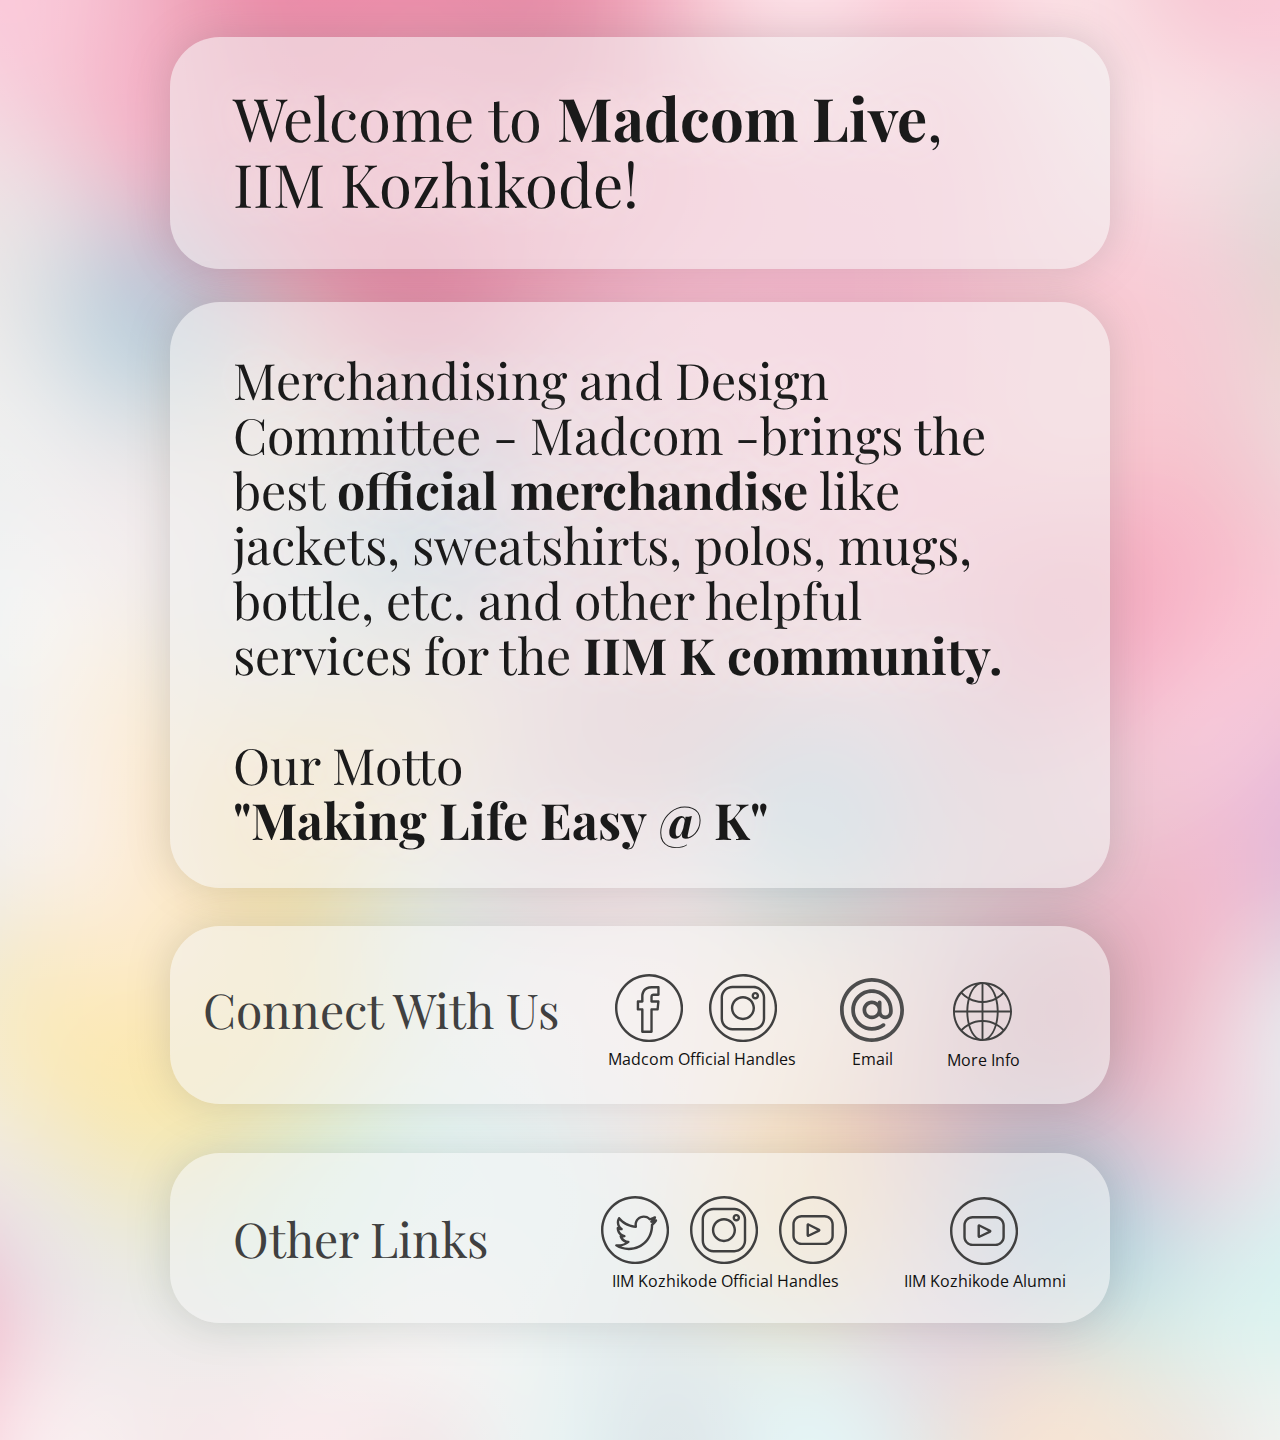
<file: index.html>
<!DOCTYPE html>
<html style="font-size: 16px;">
  <head>
    <meta name="viewport" content="width=device-width, initial-scale=1.0">
    <meta charset="utf-8">
    <meta name="keywords" content="Madcom IIM Kozhikode Indian Institute of management madcom MADCOM Merchandising and Design Committee">
    <meta name="description" content="Madcom IIM Kozhikode Indian Institute of management madcom MADCOM Merchandising and Design Committee">
    <meta name="page_type" content="np-template-header-footer-from-plugin">
    <title>Madcom Live</title>
    <link rel="stylesheet" href="nicepage.css" media="screen">
<link rel="stylesheet" href="Madcom-Live.css" media="screen">
    <script class="u-script" type="text/javascript" src="jquery.js" defer=""></script>
    <script class="u-script" type="text/javascript" src="nicepage.js" defer=""></script>
    <meta name="generator" content="Nicepage 2.23.0, nicepage.com">
    <link rel="canonical" href="Madcom">
    
    
    
    <link id="u-theme-google-font" rel="stylesheet" href="https://fonts.googleapis.com/css?family=Roboto:100,100i,300,300i,400,400i,500,500i,700,700i,900,900i|Open+Sans:300,300i,400,400i,600,600i,700,700i,800,800i">
    <link id="u-page-google-font" rel="stylesheet" href="https://fonts.googleapis.com/css?family=Playfair+Display:400,400i,700,700i,900,900i">
    <script type="application/ld+json">{
		"@context": "http://schema.org",
		"@type": "Organization",
		"name": "Madcom Live",
		"url": "index.html",
		"sameAs": []
}</script>
    <meta property="og:title" content="Madcom Live">
    <meta property="og:type" content="website">
    <meta property="og:description" content="Madcom IIM Kozhikode Indian Institute of management madcom MADCOM Merchandising and Design Committee">
    <meta name="theme-color" content="#478ac9">
    <link rel="canonical" href="Madcom">
    <meta property="og:url" content="index.html">
  </head>
  <body data-home-page="Madcom-Live.html" data-home-page-title="Madcom Live" class="u-body u-palette-2-light-2">
    <section class="u-align-left u-clearfix u-image u-shading u-section-1" id="sec-f15d" data-image-width="1920" data-image-height="1080">
      <div class="u-clearfix u-sheet u-sheet-1">
        <div class="u-border-radius-50 u-container-style u-grey-5 u-group u-opacity u-opacity-60 u-shape-round u-group-1">
          <div class="u-container-layout u-valign-middle-sm u-valign-middle-xs u-container-layout-1">
            <h1 class="u-align-center-sm u-align-center-xs u-custom-font u-font-playfair-display u-text u-text-default u-text-grey-90 u-title u-text-1">Welcome to <b>Madcom Live</b>,<br>IIM Kozhikode!
            </h1>
          </div>
        </div>
        <div class="u-border-radius-50 u-container-style u-grey-5 u-group u-opacity u-opacity-60 u-shape-round u-group-2">
          <div class="u-container-layout u-container-layout-2">
            <h1 class="u-custom-font u-font-playfair-display u-text u-text-grey-90 u-title u-text-2">Merchandising and Design Committee&nbsp;- Madcom -brings the best <b>official merchandise</b> like jackets, sweatshirts, polos, mugs, bottle, etc. and other helpful services for the <b>IIM K community.</b>
              <br>
              <br>Our Motto<br><b>"Making Life Easy @ K"</b>
            </h1>
          </div>
        </div>
        <div class="u-align-center-sm u-align-center-xs u-border-radius-50 u-container-style u-grey-5 u-group u-opacity u-opacity-60 u-shape-round u-group-3">
          <div class="u-container-layout u-valign-top-sm u-valign-top-xs u-container-layout-3">
            <h1 class="u-align-left-lg u-align-left-md u-align-left-xl u-custom-font u-font-playfair-display u-text u-text-grey-75 u-text-3">Connect With Us</h1>
            <div class="u-social-icons u-spacing-26 u-text-grey-75 u-social-icons-1">
              <a class="u-social-url" target="_blank" href="https://facebook.com/madcom.IIMK/">
                <span class="u-icon u-icon-circle u-social-facebook u-social-type-line u-icon-1">
                  <svg class="u-svg-link" preserveAspectRatio="xMidYMin slice" viewBox="0 0 112 112" style=""><use xmlns:xlink="http://www.w3.org/1999/xlink" xlink:href="#svg-dbba"></use></svg>
                  <svg xmlns="http://www.w3.org/2000/svg" xmlns:xlink="http://www.w3.org/1999/xlink" version="1.1" xml:space="preserve" class="u-svg-content" viewBox="0 0 112 112" x="0px" y="0px" id="svg-dbba"><path d="M56.1,4c28.7,0,52.1,23.4,52.1,52.1s-23.4,52.1-52.1,52.1S4,84.8,4,56.1S27.4,4,56.1,4 M56.1,0C25.1,0,0,25.1,0,56.1 s25.1,56.1,56.1,56.1s56.1-25.1,56.1-56.1S87.1,0,56.1,0L56.1,0z"></path><path d="M60.2,97H45c-1.1,0-2-0.9-2-2V60.3h-5.2c-1.1,0-2-0.9-2-2V45.4c0-1.1,0.9-2,2-2H43v-6.3c0-8.4,4.5-17.3,17.3-17.3l11.2,0 c1.1,0,2,0.9,2,2v12.5c0,1.1-0.9,2-2,2h-8.2c-0.8,0-1.2,0.3-1.2,1.5v5.6h9.3c0.6,0,1.1,0.2,1.5,0.7c0.4,0.4,0.6,1,0.5,1.5l-1.3,12.9 c-0.1,1-1,1.8-2,1.8h-8V95C62.2,96.1,61.3,97,60.2,97z M47,93h11.2V58.3c0-1.1,0.9-2,2-2h8.2l0.9-8.9h-9.1c-1.1,0-2-0.9-2-2v-7.6 c0-3.8,2.6-5.5,5.2-5.5h6.2v-8.5l-9.2,0C48,23.8,47,33.9,47,37.1v8.3c0,1.1-0.9,2-2,2h-5.2v8.9H45c1.1,0,2,0.9,2,2V93z"></path></svg>
                </span>
              </a>
              <a class="u-social-url" target="_blank" href="https://www.instagram.com/madcom.iimk/?hl=en">
                <span class="u-icon u-icon-circle u-social-instagram u-social-type-line u-icon-2">
                  <svg class="u-svg-link" preserveAspectRatio="xMidYMin slice" viewBox="0 0 112 112" style=""><use xmlns:xlink="http://www.w3.org/1999/xlink" xlink:href="#svg-d9c0"></use></svg>
                  <svg xmlns="http://www.w3.org/2000/svg" xmlns:xlink="http://www.w3.org/1999/xlink" version="1.1" xml:space="preserve" class="u-svg-content" viewBox="0 0 112 112" x="0px" y="0px" id="svg-d9c0"><path d="M56.1,4c28.7,0,52.1,23.4,52.1,52.1s-23.4,52.1-52.1,52.1S4,84.8,4,56.1S27.4,4,56.1,4 M56.1,0C25.1,0,0,25.1,0,56.1 s25.1,56.1,56.1,56.1s56.1-25.1,56.1-56.1S87.1,0,56.1,0L56.1,0z"></path><path d="M76.3,41.9c-3.4,0-6.2-2.8-6.2-6.2c0-3.4,2.8-6.2,6.2-6.2s6.2,2.8,6.2,6.2C82.5,39.1,79.7,41.9,76.3,41.9z M76.3,33.5 c-1.2,0-2.2,1-2.2,2.2c0,1.2,1,2.2,2.2,2.2s2.2-1,2.2-2.2C78.5,34.5,77.5,33.5,76.3,33.5z"></path><path d="M55.9,76C44.9,76,36,67.1,36,56.1c0-11,8.9-19.9,19.9-19.9c11,0,19.9,8.9,19.9,19.9C75.8,67.1,66.9,76,55.9,76z M55.9,40.2 c-8.8,0-15.9,7.1-15.9,15.9S47.1,72,55.9,72s15.9-7.1,15.9-15.9S64.7,40.2,55.9,40.2z"></path><path d="M73.1,92.9H38.6c-10.8,0-19.5-8.8-19.5-19.6V38.8c0-10.8,8.7-19.5,19.5-19.5h34.5c10.8,0,19.5,8.7,19.5,19.5v34.6 C92.6,84.2,83.9,92.9,73.1,92.9z M38.6,23.3c-8.5,0-15.5,7-15.5,15.5v34.5c0,8.6,7,15.6,15.5,15.6h34.5c8.5,0,15.5-7,15.5-15.5V38.8 c0-8.5-7-15.5-15.5-15.5H38.6z"></path></svg>
                </span>
              </a>
            </div>
            <span class="u-icon u-icon-circle u-text-grey-70 u-icon-3" data-href="mailto:madcom@iimk.ac.in?subject=Madcom%20Inquiry%20%7C%20%5BFrom%20Madcom%20Live%5D">
              <svg class="u-svg-link" preserveAspectRatio="xMidYMin slice" viewBox="0 0 512 512" style=""><use xmlns:xlink="http://www.w3.org/1999/xlink" xlink:href="#svg-81a5"></use></svg>
              <svg xmlns="http://www.w3.org/2000/svg" xmlns:xlink="http://www.w3.org/1999/xlink" version="1.1" xml:space="preserve" class="u-svg-content" viewBox="0 0 512 512" x="0px" y="0px" id="svg-81a5" style="enable-background:new 0 0 512 512;"><g><g><path d="M255,0C114.06,0,0,114.05,0,255c0,139.895,113.025,257,255,257c140.644,0,257-115.914,257-257C512,112.87,394.743,0,255,0    z M255,482.2C130.935,482.2,29.8,380.168,29.8,255C29.8,130.935,130.935,29.8,255,29.8c125.168,0,227.2,101.135,227.2,225.2    C482.2,380.168,380.168,482.2,255,482.2z"></path>
</g>
</g><g><g><path d="M255,90c-90.981,0-165,74.019-165,165c0,91.323,73.867,167,165,167c36.874,0,74.175-12.393,102.339-34.001    c6.573-5.043,7.813-14.459,2.77-21.032c-5.043-6.573-14.46-7.813-21.032-2.77C316.048,381.866,285.403,392.2,255,392.2    c-74.439,0-135-61.658-135-137.2c0-74.439,60.561-135.2,135-135.2c75.542,0,137,60.761,137,135.2v15c0,16.542-13.458,30-30,30    s-30-13.458-30-30c0-7.43,0-67.164,0-75c0-8.284-6.716-15-15-15s-15,6.716-15,15v0.951C288.454,185.622,272.068,180,255,180    c-41.355,0-75,33.645-75,75s33.645,75,75,75c22.423,0,43.059-9.622,57.735-25.812C323.583,319.772,341.615,330,362,330    c33.084,0,60-26.916,60-60v-15C422,163.746,346.21,90,255,90z M255,300.2c-24.813,0-45-20.387-45-45.2s20.187-45.2,45-45.2    c25.477,0,47,20.807,47,45.2S280.477,300.2,255,300.2z"></path>
</g>
</g></svg>
            </span>
            <span class="u-icon u-icon-circle u-text-grey-75 u-icon-4" data-href="https://www.iimk.ac.in/stdaffairs/committees.php" data-target="_blank">
              <svg class="u-svg-link" preserveAspectRatio="xMidYMin slice" viewBox="0 0 508 508" style=""><use xmlns:xlink="http://www.w3.org/1999/xlink" xlink:href="#svg-4f6a"></use></svg>
              <svg xmlns="http://www.w3.org/2000/svg" xmlns:xlink="http://www.w3.org/1999/xlink" version="1.1" xml:space="preserve" class="u-svg-content" viewBox="0 0 508 508" x="0px" y="0px" id="svg-4f6a" style="enable-background:new 0 0 508 508;"><g><g><path d="M254,0C146.7,0,0,81.1,0,254c0,168.5,141.1,254,254,254c193.7,0,254-169.7,254-254C508,129.6,412.8,0,254,0z M195.1,23.9    c-26.5,22.6-48.5,60-62.7,106.4c-18.4-10.9-35.3-24.4-50.3-40.1C113.1,57.7,152.3,34.9,195.1,23.9z M71.2,102.4    c16.8,17.5,35.9,32.4,56.7,44.2c-7.8,30.3-12.4,63.9-13,99.2H16.6C18.4,193.1,37.6,142.8,71.2,102.4z M71.2,405.6    c-33.7-40.4-52.8-90.7-54.6-143.4h98.3c0.6,35.4,5.2,68.9,13,99.2C107.2,373.3,88.1,388.1,71.2,405.6z M82.1,417.9    c15-15.7,31.9-29.2,50.3-40.1c14.2,46.3,36.2,83.8,62.7,106.4C152.3,473.1,113.1,450.3,82.1,417.9z M245.8,491    c-42.6-5.4-79.3-53-99.1-121.2c30.6-15.5,64.4-24.2,99.1-25.5V491z M245.8,328c-36.2,1.2-71.4,10.1-103.3,25.7    c-6.7-28-10.7-58.9-11.3-91.5h114.6V328z M245.8,245.8H131.2c0.6-32.6,4.6-63.5,11.3-91.5c32,15.6,67.2,24.5,103.3,25.7V245.8z     M245.8,163.7c-34.8-1.2-68.5-10-99.1-25.5C166.5,69.9,203.2,22.4,245.8,17V163.7z M436.8,102.4c33.6,40.4,52.8,90.7,54.6,143.4    h-98.2c-0.6-35.4-5.2-68.9-13-99.2C400.9,134.7,420,119.9,436.8,102.4z M425.9,90.1c-15,15.7-31.9,29.2-50.3,40.1    c-14.2-46.3-36.2-83.7-62.7-106.4C355.7,34.9,394.9,57.7,425.9,90.1z M262.2,17c42.6,5.4,79.3,53,99.1,121.2    c-30.6,15.5-64.3,24.2-99.1,25.5V17z M262.2,180c36.2-1.2,71.4-10.1,103.3-25.7c6.7,28,10.7,58.9,11.3,91.5H262.2V180z     M262.2,262.2h114.6c-0.6,32.6-4.6,63.5-11.3,91.5c-31.9-15.7-67.1-24.6-103.3-25.7V262.2z M262.2,491V344.3    c34.8,1.2,68.5,10,99.1,25.5C341.5,438.1,304.8,485.6,262.2,491z M312.9,484.1c26.5-22.6,48.5-60,62.7-106.4    c18.4,10.9,35.3,24.4,50.3,40.1C394.9,450.3,355.7,473.1,312.9,484.1z M436.8,405.6c-16.8-17.5-35.9-32.3-56.6-44.2    c7.8-30.3,12.4-63.9,13-99.2h98.2C489.6,314.9,470.4,365.2,436.8,405.6z"></path>
</g>
</g></svg>
            </span>
            <p class="u-align-center-lg u-align-center-md u-align-center-xl u-text u-text-default u-text-4">Madcom Official Handles</p>
            <p class="u-align-center-lg u-align-center-md u-align-center-xl u-text u-text-default u-text-5">Email</p>
            <p class="u-align-center-lg u-align-center-md u-align-center-xl u-text u-text-default u-text-6">More Info</p>
          </div>
        </div>
        <div class="u-border-radius-50 u-container-style u-grey-5 u-group u-opacity u-opacity-60 u-shape-round u-group-4">
          <div class="u-container-layout u-valign-top-sm u-valign-top-xs u-container-layout-4">
            <h1 class="u-align-center-sm u-align-center-xs u-align-left-lg u-align-left-md u-align-left-xl u-custom-font u-font-playfair-display u-text u-text-grey-75 u-text-7">Other Links</h1>
            <div class="u-social-icons u-spacing-21 u-text-grey-75 u-social-icons-2">
              <a class="u-social-url" target="_blank" href="https://twitter.com/IIMKozhikode">
                <span class="u-icon u-icon-circle u-social-twitter u-social-type-line u-icon-5">
                  <svg class="u-svg-link" preserveAspectRatio="xMidYMin slice" viewBox="0 0 112 112" style=""><use xmlns:xlink="http://www.w3.org/1999/xlink" xlink:href="#svg-aa00"></use></svg>
                  <svg xmlns="http://www.w3.org/2000/svg" xmlns:xlink="http://www.w3.org/1999/xlink" version="1.1" xml:space="preserve" class="u-svg-content" viewBox="0 0 112 112" x="0px" y="0px" id="svg-aa00"><path d="M56.1,4c28.7,0,52.1,23.4,52.1,52.1s-23.4,52.1-52.1,52.1S4,84.8,4,56.1S27.4,4,56.1,4 M56.1,0C25.1,0,0,25.1,0,56.1 s25.1,56.1,56.1,56.1s56.1-25.1,56.1-56.1S87.1,0,56.1,0L56.1,0z"></path><path d="M45.8,89.2c-7.8,0-15.3-2.2-21.7-6.3c-0.8-0.5-1.1-1.5-0.8-2.3c0.3-0.9,1.1-1.4,2.1-1.3l0.3,0c1,0.1,1.8,0.2,2.7,0.2 c4.1,0,8-0.9,11.4-2.7c-4.3-1.6-7.7-5.1-9.2-9.7c-0.2-0.6-0.1-1.4,0.4-1.9c0.1-0.1,0.2-0.2,0.3-0.3c-3.4-2.8-5.6-7.1-5.6-11.8v-0.2 c0-0.7,0.4-1.4,1-1.7c0.3-0.2,0.7-0.3,1.1-0.3c-1.3-2.3-1.9-4.8-1.9-7.5c0-2.8,0.7-5.5,2.1-7.7c0.3-0.6,0.9-0.9,1.6-1 c0.7,0,1.3,0.2,1.7,0.7c5.9,7.3,14.5,11.9,23.8,13.1c0-0.3,0-0.6,0-0.9c0-8.5,6.9-15.4,15.4-15.4c3.9,0,7.7,1.4,10.4,4 c2.3-0.6,4.6-1.5,6.9-2.8c0.7-0.4,1.6-0.3,2.3,0.2c0.6,0.5,0.9,1.4,0.6,2.2c-0.3,1.1-0.8,2.1-1.4,3.1c0.1-0.1,0.3-0.1,0.4-0.2 c0.8-0.4,1.8-0.2,2.4,0.5c0.6,0.7,0.6,1.7,0.1,2.4c-1.7,2.5-3.8,4.8-6.2,6.8V49C86,68.8,71,89.2,45.8,89.2z M33.3,83 c4,1.4,8.2,2.2,12.5,2.2C68.5,85.2,82,66.8,82,49v-1.7c0-0.6,0.3-1.2,0.8-1.6c0.6-0.5,1.2-1,1.8-1.6c-0.5,0.1-1,0.2-1.6,0.2 c-0.9,0.1-1.8-0.5-2.1-1.3c-0.3-0.9,0.1-1.9,0.9-2.4c0.6-0.3,1.1-0.7,1.6-1.1c-0.9,0.3-1.8,0.5-2.7,0.7c-0.7,0.1-1.4-0.1-1.9-0.6 c-2.1-2.3-5.1-3.6-8.3-3.6c-6.3,0-11.4,5.1-11.4,11.4c0,1,0.1,1.8,0.3,2.7c0.1,0.6,0,1.2-0.4,1.7c-0.4,0.5-1,0.7-1.6,0.7 C47,52,37.3,47.6,30.3,40.3c-0.3,1-0.4,2-0.4,3c0,3.8,1.9,7.4,5.1,9.5c0.7,0.5,1.1,1.4,0.8,2.3c-0.3,0.9-1.1,1.4-2,1.4 c-1.2-0.1-2.5-0.3-3.6-0.6c1.1,4.1,4.5,7.4,8.8,8.2c0.9,0.2,1.6,1,1.6,1.9c0,0.9-0.6,1.8-1.5,2c-1.1,0.3-2.2,0.5-3.3,0.5 c2,3.1,5.5,5.1,9.3,5.1c0.8,0,1.6,0.6,1.9,1.4c0.3,0.8,0,1.7-0.7,2.2C42.5,80.3,38.1,82.2,33.3,83z"></path></svg>
                </span>
              </a>
              <a class="u-social-url" target="_blank" href="https://www.instagram.com/iimkozhikode/?hl=en">
                <span class="u-icon u-icon-circle u-social-instagram u-social-type-line u-icon-6">
                  <svg class="u-svg-link" preserveAspectRatio="xMidYMin slice" viewBox="0 0 112 112" style=""><use xmlns:xlink="http://www.w3.org/1999/xlink" xlink:href="#svg-ebb6"></use></svg>
                  <svg xmlns="http://www.w3.org/2000/svg" xmlns:xlink="http://www.w3.org/1999/xlink" version="1.1" xml:space="preserve" class="u-svg-content" viewBox="0 0 112 112" x="0px" y="0px" id="svg-ebb6"><path d="M56.1,4c28.7,0,52.1,23.4,52.1,52.1s-23.4,52.1-52.1,52.1S4,84.8,4,56.1S27.4,4,56.1,4 M56.1,0C25.1,0,0,25.1,0,56.1 s25.1,56.1,56.1,56.1s56.1-25.1,56.1-56.1S87.1,0,56.1,0L56.1,0z"></path><path d="M76.3,41.9c-3.4,0-6.2-2.8-6.2-6.2c0-3.4,2.8-6.2,6.2-6.2s6.2,2.8,6.2,6.2C82.5,39.1,79.7,41.9,76.3,41.9z M76.3,33.5 c-1.2,0-2.2,1-2.2,2.2c0,1.2,1,2.2,2.2,2.2s2.2-1,2.2-2.2C78.5,34.5,77.5,33.5,76.3,33.5z"></path><path d="M55.9,76C44.9,76,36,67.1,36,56.1c0-11,8.9-19.9,19.9-19.9c11,0,19.9,8.9,19.9,19.9C75.8,67.1,66.9,76,55.9,76z M55.9,40.2 c-8.8,0-15.9,7.1-15.9,15.9S47.1,72,55.9,72s15.9-7.1,15.9-15.9S64.7,40.2,55.9,40.2z"></path><path d="M73.1,92.9H38.6c-10.8,0-19.5-8.8-19.5-19.6V38.8c0-10.8,8.7-19.5,19.5-19.5h34.5c10.8,0,19.5,8.7,19.5,19.5v34.6 C92.6,84.2,83.9,92.9,73.1,92.9z M38.6,23.3c-8.5,0-15.5,7-15.5,15.5v34.5c0,8.6,7,15.6,15.5,15.6h34.5c8.5,0,15.5-7,15.5-15.5V38.8 c0-8.5-7-15.5-15.5-15.5H38.6z"></path></svg>
                </span>
              </a>
              <a class="u-social-url" target="_blank" href="https://youtube.com/user/iimkvideo">
                <span class="u-icon u-icon-circle u-social-type-line u-social-youtube u-icon-7">
                  <svg class="u-svg-link" preserveAspectRatio="xMidYMin slice" viewBox="0 0 112 112" style=""><use xmlns:xlink="http://www.w3.org/1999/xlink" xlink:href="#svg-4f44"></use></svg>
                  <svg xmlns="http://www.w3.org/2000/svg" xmlns:xlink="http://www.w3.org/1999/xlink" version="1.1" xml:space="preserve" class="u-svg-content" viewBox="0 0 112 112" x="0px" y="0px" id="svg-4f44"><path d="M56.1,4c28.7,0,52.1,23.4,52.1,52.1s-23.4,52.1-52.1,52.1S4,84.8,4,56.1S27.4,4,56.1,4 M56.1,0C25.1,0,0,25.1,0,56.1 s25.1,56.1,56.1,56.1s56.1-25.1,56.1-56.1S87.1,0,56.1,0L56.1,0z"></path><path d="M74.9,80.9H37.3c-8.5,0-15.4-6.9-15.4-15.4V46.7c0-8.5,6.9-15.4,15.4-15.4h37.6c8.5,0,15.4,6.9,15.4,15.4v18.8 C90.3,74,83.4,80.9,74.9,80.9z M37.3,35.3c-6.3,0-11.4,5.1-11.4,11.4v18.8c0,6.3,5.1,11.4,11.4,11.4h37.6c6.3,0,11.4-5.1,11.4-11.4 V46.7c0-6.3-5.1-11.4-11.4-11.4H37.3z M48,67.5c-0.5,0-1-0.1-1.4-0.4c-0.8-0.5-1.3-1.4-1.3-2.3V47.5c0-0.9,0.5-1.8,1.3-2.3 c0.8-0.5,1.8-0.5,2.6-0.1L66.8,54c0.9,0.5,1.5,1.4,1.5,2.4c0,1-0.6,2-1.5,2.4l-17.6,8.4C48.8,67.4,48.4,67.5,48,67.5z M47.4,63.6 C47.4,63.6,47.4,63.6,47.4,63.6L47.4,63.6z M49.3,49.6v13.2l13.4-6.4L49.3,49.6z"></path></svg>
                </span>
              </a>
            </div>
            <div class="u-social-icons u-spacing-21 u-text-grey-75 u-social-icons-3">
              <a class="u-social-url" target="_blank" href="https://youtube.com/c/IIMKozhikodeAlumniChannel/videos">
                <span class="u-icon u-icon-circle u-social-type-line u-social-youtube u-icon-8">
                  <svg class="u-svg-link" preserveAspectRatio="xMidYMin slice" viewBox="0 0 112 112" style=""><use xmlns:xlink="http://www.w3.org/1999/xlink" xlink:href="#svg-ef0b"></use></svg>
                  <svg xmlns="http://www.w3.org/2000/svg" xmlns:xlink="http://www.w3.org/1999/xlink" version="1.1" xml:space="preserve" class="u-svg-content" viewBox="0 0 112 112" x="0px" y="0px" id="svg-ef0b"><path d="M56.1,4c28.7,0,52.1,23.4,52.1,52.1s-23.4,52.1-52.1,52.1S4,84.8,4,56.1S27.4,4,56.1,4 M56.1,0C25.1,0,0,25.1,0,56.1 s25.1,56.1,56.1,56.1s56.1-25.1,56.1-56.1S87.1,0,56.1,0L56.1,0z"></path><path d="M74.9,80.9H37.3c-8.5,0-15.4-6.9-15.4-15.4V46.7c0-8.5,6.9-15.4,15.4-15.4h37.6c8.5,0,15.4,6.9,15.4,15.4v18.8 C90.3,74,83.4,80.9,74.9,80.9z M37.3,35.3c-6.3,0-11.4,5.1-11.4,11.4v18.8c0,6.3,5.1,11.4,11.4,11.4h37.6c6.3,0,11.4-5.1,11.4-11.4 V46.7c0-6.3-5.1-11.4-11.4-11.4H37.3z M48,67.5c-0.5,0-1-0.1-1.4-0.4c-0.8-0.5-1.3-1.4-1.3-2.3V47.5c0-0.9,0.5-1.8,1.3-2.3 c0.8-0.5,1.8-0.5,2.6-0.1L66.8,54c0.9,0.5,1.5,1.4,1.5,2.4c0,1-0.6,2-1.5,2.4l-17.6,8.4C48.8,67.4,48.4,67.5,48,67.5z M47.4,63.6 C47.4,63.6,47.4,63.6,47.4,63.6L47.4,63.6z M49.3,49.6v13.2l13.4-6.4L49.3,49.6z"></path></svg>
                </span>
              </a>
            </div>
            <p class="u-text u-text-default u-text-8">IIM Kozhikode Official Handles</p>
            <p class="u-text u-text-default u-text-9">IIM Kozhikode Alumni</p>
          </div>
        </div>
      </div>
    </section>
    
    
    
  </body>
</html>
</file>
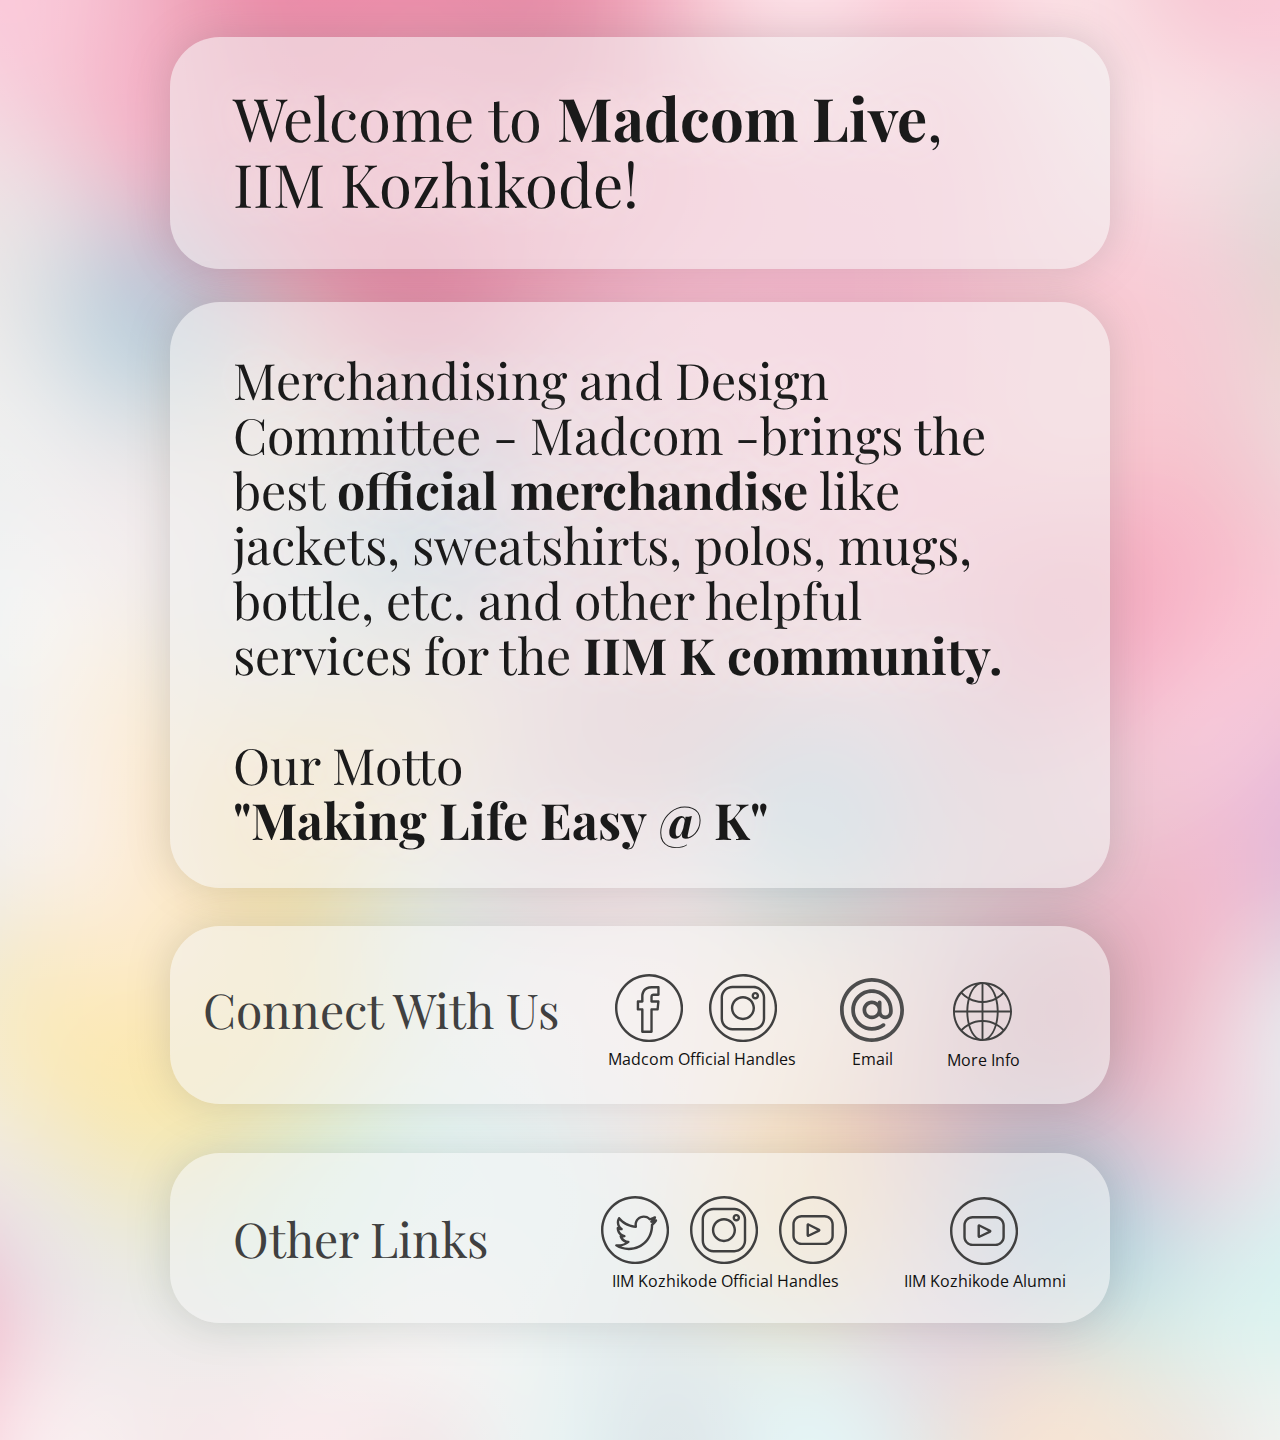
<file: Madcom-Live.html>
<!DOCTYPE html>
<html style="font-size: 16px;">
  <head>
    <meta name="viewport" content="width=device-width, initial-scale=1.0">
    <meta charset="utf-8">
    <meta name="keywords" content="Madcom IIM Kozhikode Indian Institute of management madcom MADCOM Merchandising and Design Committee">
    <meta name="description" content="Madcom IIM Kozhikode Indian Institute of management madcom MADCOM Merchandising and Design Committee">
    <meta name="page_type" content="np-template-header-footer-from-plugin">
    <title>Madcom Live</title>
    <link rel="stylesheet" href="nicepage.css" media="screen">
<link rel="stylesheet" href="Madcom-Live.css" media="screen">
    <script class="u-script" type="text/javascript" src="jquery.js" defer=""></script>
    <script class="u-script" type="text/javascript" src="nicepage.js" defer=""></script>
    <meta name="generator" content="Nicepage 2.23.0, nicepage.com">
    <link rel="canonical" href="Madcom">
    <link rel="icon" href="images/favicon.png">
    
    
    <link id="u-theme-google-font" rel="stylesheet" href="https://fonts.googleapis.com/css?family=Roboto:100,100i,300,300i,400,400i,500,500i,700,700i,900,900i|Open+Sans:300,300i,400,400i,600,600i,700,700i,800,800i">
    <link id="u-page-google-font" rel="stylesheet" href="https://fonts.googleapis.com/css?family=Playfair+Display:400,400i,700,700i,900,900i">
    <script type="application/ld+json">{
		"@context": "http://schema.org",
		"@type": "Organization",
		"name": "Madcom Live",
		"url": "index.html",
		"sameAs": []
}</script>
    <meta property="og:title" content="Madcom Live">
    <meta property="og:type" content="website">
    <meta property="og:description" content="Madcom IIM Kozhikode Indian Institute of management madcom MADCOM Merchandising and Design Committee">
    <meta name="theme-color" content="#478ac9">
    <link rel="canonical" href="Madcom">
    <meta property="og:url" content="index.html">
  </head>
  <body class="u-body u-palette-2-light-2">
    <section class="u-align-left u-clearfix u-image u-shading u-section-1" id="sec-f15d" data-image-width="1920" data-image-height="1080">
      <div class="u-clearfix u-sheet u-sheet-1">
        <div class="u-border-radius-50 u-container-style u-grey-5 u-group u-opacity u-opacity-60 u-shape-round u-group-1">
          <div class="u-container-layout u-valign-middle-sm u-valign-middle-xs u-container-layout-1">
            <h1 class="u-align-center-sm u-align-center-xs u-custom-font u-font-playfair-display u-text u-text-default u-text-grey-90 u-title u-text-1">Welcome to <b>Madcom Live</b>,<br>IIM Kozhikode!
            </h1>
          </div>
        </div>
        <div class="u-border-radius-50 u-container-style u-grey-5 u-group u-opacity u-opacity-60 u-shape-round u-group-2">
          <div class="u-container-layout u-container-layout-2">
            <h1 class="u-custom-font u-font-playfair-display u-text u-text-grey-90 u-title u-text-2">Merchandising and Design Committee&nbsp;- Madcom -brings the best <b>official merchandise</b> like jackets, sweatshirts, polos, mugs, bottle, etc. and other helpful services for the <b>IIM K community.</b>
              <br>
              <br>Our Motto<br><b>"Making Life Easy @ K"</b>
            </h1>
          </div>
        </div>
        <div class="u-align-center-sm u-align-center-xs u-border-radius-50 u-container-style u-grey-5 u-group u-opacity u-opacity-60 u-shape-round u-group-3">
          <div class="u-container-layout u-valign-top-sm u-valign-top-xs u-container-layout-3">
            <h1 class="u-align-left-lg u-align-left-md u-align-left-xl u-custom-font u-font-playfair-display u-text u-text-grey-75 u-text-3">Connect With Us</h1>
            <div class="u-social-icons u-spacing-26 u-text-grey-75 u-social-icons-1">
              <a class="u-social-url" target="_blank" href="https://facebook.com/madcom.IIMK/">
                <span class="u-icon u-icon-circle u-social-facebook u-social-type-line u-icon-1">
                  <svg class="u-svg-link" preserveAspectRatio="xMidYMin slice" viewBox="0 0 112 112" style=""><use xmlns:xlink="http://www.w3.org/1999/xlink" xlink:href="#svg-dbba"></use></svg>
                  <svg xmlns="http://www.w3.org/2000/svg" xmlns:xlink="http://www.w3.org/1999/xlink" version="1.1" xml:space="preserve" class="u-svg-content" viewBox="0 0 112 112" x="0px" y="0px" id="svg-dbba"><path d="M56.1,4c28.7,0,52.1,23.4,52.1,52.1s-23.4,52.1-52.1,52.1S4,84.8,4,56.1S27.4,4,56.1,4 M56.1,0C25.1,0,0,25.1,0,56.1 s25.1,56.1,56.1,56.1s56.1-25.1,56.1-56.1S87.1,0,56.1,0L56.1,0z"></path><path d="M60.2,97H45c-1.1,0-2-0.9-2-2V60.3h-5.2c-1.1,0-2-0.9-2-2V45.4c0-1.1,0.9-2,2-2H43v-6.3c0-8.4,4.5-17.3,17.3-17.3l11.2,0 c1.1,0,2,0.9,2,2v12.5c0,1.1-0.9,2-2,2h-8.2c-0.8,0-1.2,0.3-1.2,1.5v5.6h9.3c0.6,0,1.1,0.2,1.5,0.7c0.4,0.4,0.6,1,0.5,1.5l-1.3,12.9 c-0.1,1-1,1.8-2,1.8h-8V95C62.2,96.1,61.3,97,60.2,97z M47,93h11.2V58.3c0-1.1,0.9-2,2-2h8.2l0.9-8.9h-9.1c-1.1,0-2-0.9-2-2v-7.6 c0-3.8,2.6-5.5,5.2-5.5h6.2v-8.5l-9.2,0C48,23.8,47,33.9,47,37.1v8.3c0,1.1-0.9,2-2,2h-5.2v8.9H45c1.1,0,2,0.9,2,2V93z"></path></svg>
                </span>
              </a>
              <a class="u-social-url" target="_blank" href="https://www.instagram.com/madcom.iimk/?hl=en">
                <span class="u-icon u-icon-circle u-social-instagram u-social-type-line u-icon-2">
                  <svg class="u-svg-link" preserveAspectRatio="xMidYMin slice" viewBox="0 0 112 112" style=""><use xmlns:xlink="http://www.w3.org/1999/xlink" xlink:href="#svg-d9c0"></use></svg>
                  <svg xmlns="http://www.w3.org/2000/svg" xmlns:xlink="http://www.w3.org/1999/xlink" version="1.1" xml:space="preserve" class="u-svg-content" viewBox="0 0 112 112" x="0px" y="0px" id="svg-d9c0"><path d="M56.1,4c28.7,0,52.1,23.4,52.1,52.1s-23.4,52.1-52.1,52.1S4,84.8,4,56.1S27.4,4,56.1,4 M56.1,0C25.1,0,0,25.1,0,56.1 s25.1,56.1,56.1,56.1s56.1-25.1,56.1-56.1S87.1,0,56.1,0L56.1,0z"></path><path d="M76.3,41.9c-3.4,0-6.2-2.8-6.2-6.2c0-3.4,2.8-6.2,6.2-6.2s6.2,2.8,6.2,6.2C82.5,39.1,79.7,41.9,76.3,41.9z M76.3,33.5 c-1.2,0-2.2,1-2.2,2.2c0,1.2,1,2.2,2.2,2.2s2.2-1,2.2-2.2C78.5,34.5,77.5,33.5,76.3,33.5z"></path><path d="M55.9,76C44.9,76,36,67.1,36,56.1c0-11,8.9-19.9,19.9-19.9c11,0,19.9,8.9,19.9,19.9C75.8,67.1,66.9,76,55.9,76z M55.9,40.2 c-8.8,0-15.9,7.1-15.9,15.9S47.1,72,55.9,72s15.9-7.1,15.9-15.9S64.7,40.2,55.9,40.2z"></path><path d="M73.1,92.9H38.6c-10.8,0-19.5-8.8-19.5-19.6V38.8c0-10.8,8.7-19.5,19.5-19.5h34.5c10.8,0,19.5,8.7,19.5,19.5v34.6 C92.6,84.2,83.9,92.9,73.1,92.9z M38.6,23.3c-8.5,0-15.5,7-15.5,15.5v34.5c0,8.6,7,15.6,15.5,15.6h34.5c8.5,0,15.5-7,15.5-15.5V38.8 c0-8.5-7-15.5-15.5-15.5H38.6z"></path></svg>
                </span>
              </a>
            </div>
            <span class="u-icon u-icon-circle u-text-grey-70 u-icon-3" data-href="mailto:madcom@iimk.ac.in?subject=Madcom%20Inquiry%20%7C%20%5BFrom%20Madcom%20Live%5D">
              <svg class="u-svg-link" preserveAspectRatio="xMidYMin slice" viewBox="0 0 512 512" style=""><use xmlns:xlink="http://www.w3.org/1999/xlink" xlink:href="#svg-81a5"></use></svg>
              <svg xmlns="http://www.w3.org/2000/svg" xmlns:xlink="http://www.w3.org/1999/xlink" version="1.1" xml:space="preserve" class="u-svg-content" viewBox="0 0 512 512" x="0px" y="0px" id="svg-81a5" style="enable-background:new 0 0 512 512;"><g><g><path d="M255,0C114.06,0,0,114.05,0,255c0,139.895,113.025,257,255,257c140.644,0,257-115.914,257-257C512,112.87,394.743,0,255,0    z M255,482.2C130.935,482.2,29.8,380.168,29.8,255C29.8,130.935,130.935,29.8,255,29.8c125.168,0,227.2,101.135,227.2,225.2    C482.2,380.168,380.168,482.2,255,482.2z"></path>
</g>
</g><g><g><path d="M255,90c-90.981,0-165,74.019-165,165c0,91.323,73.867,167,165,167c36.874,0,74.175-12.393,102.339-34.001    c6.573-5.043,7.813-14.459,2.77-21.032c-5.043-6.573-14.46-7.813-21.032-2.77C316.048,381.866,285.403,392.2,255,392.2    c-74.439,0-135-61.658-135-137.2c0-74.439,60.561-135.2,135-135.2c75.542,0,137,60.761,137,135.2v15c0,16.542-13.458,30-30,30    s-30-13.458-30-30c0-7.43,0-67.164,0-75c0-8.284-6.716-15-15-15s-15,6.716-15,15v0.951C288.454,185.622,272.068,180,255,180    c-41.355,0-75,33.645-75,75s33.645,75,75,75c22.423,0,43.059-9.622,57.735-25.812C323.583,319.772,341.615,330,362,330    c33.084,0,60-26.916,60-60v-15C422,163.746,346.21,90,255,90z M255,300.2c-24.813,0-45-20.387-45-45.2s20.187-45.2,45-45.2    c25.477,0,47,20.807,47,45.2S280.477,300.2,255,300.2z"></path>
</g>
</g></svg>
            </span>
            <span class="u-icon u-icon-circle u-text-grey-75 u-icon-4" data-href="https://www.iimk.ac.in/stdaffairs/committees.php" data-target="_blank">
              <svg class="u-svg-link" preserveAspectRatio="xMidYMin slice" viewBox="0 0 508 508" style=""><use xmlns:xlink="http://www.w3.org/1999/xlink" xlink:href="#svg-4f6a"></use></svg>
              <svg xmlns="http://www.w3.org/2000/svg" xmlns:xlink="http://www.w3.org/1999/xlink" version="1.1" xml:space="preserve" class="u-svg-content" viewBox="0 0 508 508" x="0px" y="0px" id="svg-4f6a" style="enable-background:new 0 0 508 508;"><g><g><path d="M254,0C146.7,0,0,81.1,0,254c0,168.5,141.1,254,254,254c193.7,0,254-169.7,254-254C508,129.6,412.8,0,254,0z M195.1,23.9    c-26.5,22.6-48.5,60-62.7,106.4c-18.4-10.9-35.3-24.4-50.3-40.1C113.1,57.7,152.3,34.9,195.1,23.9z M71.2,102.4    c16.8,17.5,35.9,32.4,56.7,44.2c-7.8,30.3-12.4,63.9-13,99.2H16.6C18.4,193.1,37.6,142.8,71.2,102.4z M71.2,405.6    c-33.7-40.4-52.8-90.7-54.6-143.4h98.3c0.6,35.4,5.2,68.9,13,99.2C107.2,373.3,88.1,388.1,71.2,405.6z M82.1,417.9    c15-15.7,31.9-29.2,50.3-40.1c14.2,46.3,36.2,83.8,62.7,106.4C152.3,473.1,113.1,450.3,82.1,417.9z M245.8,491    c-42.6-5.4-79.3-53-99.1-121.2c30.6-15.5,64.4-24.2,99.1-25.5V491z M245.8,328c-36.2,1.2-71.4,10.1-103.3,25.7    c-6.7-28-10.7-58.9-11.3-91.5h114.6V328z M245.8,245.8H131.2c0.6-32.6,4.6-63.5,11.3-91.5c32,15.6,67.2,24.5,103.3,25.7V245.8z     M245.8,163.7c-34.8-1.2-68.5-10-99.1-25.5C166.5,69.9,203.2,22.4,245.8,17V163.7z M436.8,102.4c33.6,40.4,52.8,90.7,54.6,143.4    h-98.2c-0.6-35.4-5.2-68.9-13-99.2C400.9,134.7,420,119.9,436.8,102.4z M425.9,90.1c-15,15.7-31.9,29.2-50.3,40.1    c-14.2-46.3-36.2-83.7-62.7-106.4C355.7,34.9,394.9,57.7,425.9,90.1z M262.2,17c42.6,5.4,79.3,53,99.1,121.2    c-30.6,15.5-64.3,24.2-99.1,25.5V17z M262.2,180c36.2-1.2,71.4-10.1,103.3-25.7c6.7,28,10.7,58.9,11.3,91.5H262.2V180z     M262.2,262.2h114.6c-0.6,32.6-4.6,63.5-11.3,91.5c-31.9-15.7-67.1-24.6-103.3-25.7V262.2z M262.2,491V344.3    c34.8,1.2,68.5,10,99.1,25.5C341.5,438.1,304.8,485.6,262.2,491z M312.9,484.1c26.5-22.6,48.5-60,62.7-106.4    c18.4,10.9,35.3,24.4,50.3,40.1C394.9,450.3,355.7,473.1,312.9,484.1z M436.8,405.6c-16.8-17.5-35.9-32.3-56.6-44.2    c7.8-30.3,12.4-63.9,13-99.2h98.2C489.6,314.9,470.4,365.2,436.8,405.6z"></path>
</g>
</g></svg>
            </span>
            <p class="u-align-center-lg u-align-center-md u-align-center-xl u-text u-text-default u-text-4">Madcom Official Handles</p>
            <p class="u-align-center-lg u-align-center-md u-align-center-xl u-text u-text-default u-text-5">Email</p>
            <p class="u-align-center-lg u-align-center-md u-align-center-xl u-text u-text-default u-text-6">More Info</p>
          </div>
        </div>
        <div class="u-border-radius-50 u-container-style u-grey-5 u-group u-opacity u-opacity-60 u-shape-round u-group-4">
          <div class="u-container-layout u-valign-top-sm u-valign-top-xs u-container-layout-4">
            <h1 class="u-align-center-sm u-align-center-xs u-align-left-lg u-align-left-md u-align-left-xl u-custom-font u-font-playfair-display u-text u-text-grey-75 u-text-7">Other Links</h1>
            <div class="u-social-icons u-spacing-21 u-text-grey-75 u-social-icons-2">
              <a class="u-social-url" target="_blank" href="https://twitter.com/IIMKozhikode">
                <span class="u-icon u-icon-circle u-social-twitter u-social-type-line u-icon-5">
                  <svg class="u-svg-link" preserveAspectRatio="xMidYMin slice" viewBox="0 0 112 112" style=""><use xmlns:xlink="http://www.w3.org/1999/xlink" xlink:href="#svg-aa00"></use></svg>
                  <svg xmlns="http://www.w3.org/2000/svg" xmlns:xlink="http://www.w3.org/1999/xlink" version="1.1" xml:space="preserve" class="u-svg-content" viewBox="0 0 112 112" x="0px" y="0px" id="svg-aa00"><path d="M56.1,4c28.7,0,52.1,23.4,52.1,52.1s-23.4,52.1-52.1,52.1S4,84.8,4,56.1S27.4,4,56.1,4 M56.1,0C25.1,0,0,25.1,0,56.1 s25.1,56.1,56.1,56.1s56.1-25.1,56.1-56.1S87.1,0,56.1,0L56.1,0z"></path><path d="M45.8,89.2c-7.8,0-15.3-2.2-21.7-6.3c-0.8-0.5-1.1-1.5-0.8-2.3c0.3-0.9,1.1-1.4,2.1-1.3l0.3,0c1,0.1,1.8,0.2,2.7,0.2 c4.1,0,8-0.9,11.4-2.7c-4.3-1.6-7.7-5.1-9.2-9.7c-0.2-0.6-0.1-1.4,0.4-1.9c0.1-0.1,0.2-0.2,0.3-0.3c-3.4-2.8-5.6-7.1-5.6-11.8v-0.2 c0-0.7,0.4-1.4,1-1.7c0.3-0.2,0.7-0.3,1.1-0.3c-1.3-2.3-1.9-4.8-1.9-7.5c0-2.8,0.7-5.5,2.1-7.7c0.3-0.6,0.9-0.9,1.6-1 c0.7,0,1.3,0.2,1.7,0.7c5.9,7.3,14.5,11.9,23.8,13.1c0-0.3,0-0.6,0-0.9c0-8.5,6.9-15.4,15.4-15.4c3.9,0,7.7,1.4,10.4,4 c2.3-0.6,4.6-1.5,6.9-2.8c0.7-0.4,1.6-0.3,2.3,0.2c0.6,0.5,0.9,1.4,0.6,2.2c-0.3,1.1-0.8,2.1-1.4,3.1c0.1-0.1,0.3-0.1,0.4-0.2 c0.8-0.4,1.8-0.2,2.4,0.5c0.6,0.7,0.6,1.7,0.1,2.4c-1.7,2.5-3.8,4.8-6.2,6.8V49C86,68.8,71,89.2,45.8,89.2z M33.3,83 c4,1.4,8.2,2.2,12.5,2.2C68.5,85.2,82,66.8,82,49v-1.7c0-0.6,0.3-1.2,0.8-1.6c0.6-0.5,1.2-1,1.8-1.6c-0.5,0.1-1,0.2-1.6,0.2 c-0.9,0.1-1.8-0.5-2.1-1.3c-0.3-0.9,0.1-1.9,0.9-2.4c0.6-0.3,1.1-0.7,1.6-1.1c-0.9,0.3-1.8,0.5-2.7,0.7c-0.7,0.1-1.4-0.1-1.9-0.6 c-2.1-2.3-5.1-3.6-8.3-3.6c-6.3,0-11.4,5.1-11.4,11.4c0,1,0.1,1.8,0.3,2.7c0.1,0.6,0,1.2-0.4,1.7c-0.4,0.5-1,0.7-1.6,0.7 C47,52,37.3,47.6,30.3,40.3c-0.3,1-0.4,2-0.4,3c0,3.8,1.9,7.4,5.1,9.5c0.7,0.5,1.1,1.4,0.8,2.3c-0.3,0.9-1.1,1.4-2,1.4 c-1.2-0.1-2.5-0.3-3.6-0.6c1.1,4.1,4.5,7.4,8.8,8.2c0.9,0.2,1.6,1,1.6,1.9c0,0.9-0.6,1.8-1.5,2c-1.1,0.3-2.2,0.5-3.3,0.5 c2,3.1,5.5,5.1,9.3,5.1c0.8,0,1.6,0.6,1.9,1.4c0.3,0.8,0,1.7-0.7,2.2C42.5,80.3,38.1,82.2,33.3,83z"></path></svg>
                </span>
              </a>
              <a class="u-social-url" target="_blank" href="https://www.instagram.com/iimkozhikode/?hl=en">
                <span class="u-icon u-icon-circle u-social-instagram u-social-type-line u-icon-6">
                  <svg class="u-svg-link" preserveAspectRatio="xMidYMin slice" viewBox="0 0 112 112" style=""><use xmlns:xlink="http://www.w3.org/1999/xlink" xlink:href="#svg-ebb6"></use></svg>
                  <svg xmlns="http://www.w3.org/2000/svg" xmlns:xlink="http://www.w3.org/1999/xlink" version="1.1" xml:space="preserve" class="u-svg-content" viewBox="0 0 112 112" x="0px" y="0px" id="svg-ebb6"><path d="M56.1,4c28.7,0,52.1,23.4,52.1,52.1s-23.4,52.1-52.1,52.1S4,84.8,4,56.1S27.4,4,56.1,4 M56.1,0C25.1,0,0,25.1,0,56.1 s25.1,56.1,56.1,56.1s56.1-25.1,56.1-56.1S87.1,0,56.1,0L56.1,0z"></path><path d="M76.3,41.9c-3.4,0-6.2-2.8-6.2-6.2c0-3.4,2.8-6.2,6.2-6.2s6.2,2.8,6.2,6.2C82.5,39.1,79.7,41.9,76.3,41.9z M76.3,33.5 c-1.2,0-2.2,1-2.2,2.2c0,1.2,1,2.2,2.2,2.2s2.2-1,2.2-2.2C78.5,34.5,77.5,33.5,76.3,33.5z"></path><path d="M55.9,76C44.9,76,36,67.1,36,56.1c0-11,8.9-19.9,19.9-19.9c11,0,19.9,8.9,19.9,19.9C75.8,67.1,66.9,76,55.9,76z M55.9,40.2 c-8.8,0-15.9,7.1-15.9,15.9S47.1,72,55.9,72s15.9-7.1,15.9-15.9S64.7,40.2,55.9,40.2z"></path><path d="M73.1,92.9H38.6c-10.8,0-19.5-8.8-19.5-19.6V38.8c0-10.8,8.7-19.5,19.5-19.5h34.5c10.8,0,19.5,8.7,19.5,19.5v34.6 C92.6,84.2,83.9,92.9,73.1,92.9z M38.6,23.3c-8.5,0-15.5,7-15.5,15.5v34.5c0,8.6,7,15.6,15.5,15.6h34.5c8.5,0,15.5-7,15.5-15.5V38.8 c0-8.5-7-15.5-15.5-15.5H38.6z"></path></svg>
                </span>
              </a>
              <a class="u-social-url" target="_blank" href="https://youtube.com/user/iimkvideo">
                <span class="u-icon u-icon-circle u-social-type-line u-social-youtube u-icon-7">
                  <svg class="u-svg-link" preserveAspectRatio="xMidYMin slice" viewBox="0 0 112 112" style=""><use xmlns:xlink="http://www.w3.org/1999/xlink" xlink:href="#svg-4f44"></use></svg>
                  <svg xmlns="http://www.w3.org/2000/svg" xmlns:xlink="http://www.w3.org/1999/xlink" version="1.1" xml:space="preserve" class="u-svg-content" viewBox="0 0 112 112" x="0px" y="0px" id="svg-4f44"><path d="M56.1,4c28.7,0,52.1,23.4,52.1,52.1s-23.4,52.1-52.1,52.1S4,84.8,4,56.1S27.4,4,56.1,4 M56.1,0C25.1,0,0,25.1,0,56.1 s25.1,56.1,56.1,56.1s56.1-25.1,56.1-56.1S87.1,0,56.1,0L56.1,0z"></path><path d="M74.9,80.9H37.3c-8.5,0-15.4-6.9-15.4-15.4V46.7c0-8.5,6.9-15.4,15.4-15.4h37.6c8.5,0,15.4,6.9,15.4,15.4v18.8 C90.3,74,83.4,80.9,74.9,80.9z M37.3,35.3c-6.3,0-11.4,5.1-11.4,11.4v18.8c0,6.3,5.1,11.4,11.4,11.4h37.6c6.3,0,11.4-5.1,11.4-11.4 V46.7c0-6.3-5.1-11.4-11.4-11.4H37.3z M48,67.5c-0.5,0-1-0.1-1.4-0.4c-0.8-0.5-1.3-1.4-1.3-2.3V47.5c0-0.9,0.5-1.8,1.3-2.3 c0.8-0.5,1.8-0.5,2.6-0.1L66.8,54c0.9,0.5,1.5,1.4,1.5,2.4c0,1-0.6,2-1.5,2.4l-17.6,8.4C48.8,67.4,48.4,67.5,48,67.5z M47.4,63.6 C47.4,63.6,47.4,63.6,47.4,63.6L47.4,63.6z M49.3,49.6v13.2l13.4-6.4L49.3,49.6z"></path></svg>
                </span>
              </a>
            </div>
            <div class="u-social-icons u-spacing-21 u-text-grey-75 u-social-icons-3">
              <a class="u-social-url" target="_blank" href="https://youtube.com/c/IIMKozhikodeAlumniChannel/videos">
                <span class="u-icon u-icon-circle u-social-type-line u-social-youtube u-icon-8">
                  <svg class="u-svg-link" preserveAspectRatio="xMidYMin slice" viewBox="0 0 112 112" style=""><use xmlns:xlink="http://www.w3.org/1999/xlink" xlink:href="#svg-ef0b"></use></svg>
                  <svg xmlns="http://www.w3.org/2000/svg" xmlns:xlink="http://www.w3.org/1999/xlink" version="1.1" xml:space="preserve" class="u-svg-content" viewBox="0 0 112 112" x="0px" y="0px" id="svg-ef0b"><path d="M56.1,4c28.7,0,52.1,23.4,52.1,52.1s-23.4,52.1-52.1,52.1S4,84.8,4,56.1S27.4,4,56.1,4 M56.1,0C25.1,0,0,25.1,0,56.1 s25.1,56.1,56.1,56.1s56.1-25.1,56.1-56.1S87.1,0,56.1,0L56.1,0z"></path><path d="M74.9,80.9H37.3c-8.5,0-15.4-6.9-15.4-15.4V46.7c0-8.5,6.9-15.4,15.4-15.4h37.6c8.5,0,15.4,6.9,15.4,15.4v18.8 C90.3,74,83.4,80.9,74.9,80.9z M37.3,35.3c-6.3,0-11.4,5.1-11.4,11.4v18.8c0,6.3,5.1,11.4,11.4,11.4h37.6c6.3,0,11.4-5.1,11.4-11.4 V46.7c0-6.3-5.1-11.4-11.4-11.4H37.3z M48,67.5c-0.5,0-1-0.1-1.4-0.4c-0.8-0.5-1.3-1.4-1.3-2.3V47.5c0-0.9,0.5-1.8,1.3-2.3 c0.8-0.5,1.8-0.5,2.6-0.1L66.8,54c0.9,0.5,1.5,1.4,1.5,2.4c0,1-0.6,2-1.5,2.4l-17.6,8.4C48.8,67.4,48.4,67.5,48,67.5z M47.4,63.6 C47.4,63.6,47.4,63.6,47.4,63.6L47.4,63.6z M49.3,49.6v13.2l13.4-6.4L49.3,49.6z"></path></svg>
                </span>
              </a>
            </div>
            <p class="u-text u-text-default u-text-8">IIM Kozhikode Official Handles</p>
            <p class="u-text u-text-default u-text-9">IIM Kozhikode Alumni</p>
          </div>
        </div>
      </div>
    </section>
    
    
    
  </body>
</html>
</file>
<file: Madcom-Live.css>
.u-section-1 {background-image: linear-gradient(0deg, rgba(255,255,255,0.3), rgba(255,255,255,0.3)), url("images/bg.png")}
.u-section-1 .u-sheet-1 {min-height: 1440px}
.u-section-1 .u-group-1 {min-height: 232px; height: auto; box-shadow: 0 0 38px 3px rgba(128,128,128,0.25); width: 940px; margin: 37px auto 0}
.u-section-1 .u-container-layout-1 {padding: 30px}
.u-section-1 .u-text-1 {text-shadow: 2px 0 40px rgba(251,236,237,1); background-image: none; font-size: 3.75rem; margin: 17px auto 0 33px}
.u-section-1 .u-group-2 {min-height: 586px; height: auto; box-shadow: 0 0 38px 3px rgba(128,128,128,0.25); width: 940px; margin: 33px auto 0}
.u-section-1 .u-container-layout-2 {padding: 30px}
.u-section-1 .u-text-2 {text-shadow: 2px 0 40px rgba(251,236,237,1); background-image: none; font-size: 3.125rem; margin: 20px 33px 0}
.u-section-1 .u-group-3 {min-height: 176px; height: auto; box-shadow: 0 0 38px 3px rgba(128,128,128,0.25); width: 940px; margin: 38px auto 0}
.u-section-1 .u-container-layout-3 {padding: 30px}
.u-section-1 .u-text-3 {font-size: 3rem; margin: 27px 430px 0 3px}
.u-section-1 .u-social-icons-1 {white-space: nowrap; height: 68px; min-height: 16px; width: 162px; min-width: 58px; animation-duration: 1000ms; margin: -62px 303px 0 auto}
.u-section-1 .u-icon-1 {height: 68px}
.u-section-1 .u-icon-2 {height: 68px}
.u-section-1 .u-icon-3 {height: 64px; width: 64px; background-image: none; margin: -64px 176px 0 auto}
.u-section-1 .u-icon-4 {height: 59px; width: 59px; background-image: none; margin: -60px 68px 0 auto}
.u-section-1 .u-text-4 {font-size: 1rem; margin: 6px 284px 0 auto}
.u-section-1 .u-text-5 {margin: -25px 187px 0 auto}
.u-section-1 .u-text-6 {margin: -25px 60px 0 auto}
.u-section-1 .u-group-4 {min-height: 170px; height: auto; box-shadow: 0 0 38px 3px rgba(128,128,128,0.25); width: 940px; margin: 49px auto 60px}
.u-section-1 .u-container-layout-4 {padding: 30px 30px 21px}
.u-section-1 .u-text-7 {font-size: 3rem; margin: 29px 563px 0 33px}
.u-section-1 .u-social-icons-2 {white-space: nowrap; height: 68px; min-height: 16px; width: 246px; min-width: 90px; animation-duration: 1000ms; margin: -68px 233px 0 auto}
.u-section-1 .u-icon-5 {height: 100%}
.u-section-1 .u-icon-6 {height: 100%}
.u-section-1 .u-icon-7 {height: 100%}
.u-section-1 .u-social-icons-3 {white-space: nowrap; height: 68px; min-height: 16px; width: 68px; min-width: 16px; animation-duration: 1000ms; margin: -67px 62px 0 auto}
.u-section-1 .u-icon-8 {height: 100%}
.u-section-1 .u-text-8 {margin: 4px 241px 0 auto}
.u-section-1 .u-text-9 {margin: -26px 14px 0 auto} 

@media (max-width: 1199px){ .u-section-1 {background-position: 50% 50%}
.u-section-1 .u-sheet-1 {min-height: 1360px}
.u-section-1 .u-text-1 {margin-left: 27px; font-size: 4.5rem}
.u-section-1 .u-group-2 {min-height: 488px}
.u-section-1 .u-text-2 {font-size: 2.8125rem; margin-right: 0; margin-left: 27px}
.u-section-1 .u-group-3 {min-height: 175px; margin-top: 37px}
.u-section-1 .u-container-layout-3 {padding-top: 28px}
.u-section-1 .u-text-3 {font-size: 2.5rem}
.u-section-1 .u-social-icons-1 {margin-top: -67px; margin-right: 285px}
.u-section-1 .u-icon-3 {margin-top: -66px}
.u-section-1 .u-text-4 {width: auto; margin-right: 272px}
.u-section-1 .u-group-4 {margin-top: 27px}
.u-section-1 .u-text-7 {font-size: 2.5rem; margin-right: 493px; margin-left: 0}
.u-section-1 .u-social-icons-2 {margin-right: 214px}
.u-section-1 .u-social-icons-3 {margin-top: -71px}
.u-section-1 .u-text-8 {width: auto; margin-right: 214px} }

@media (max-width: 991px){ .u-section-1 .u-sheet-1 {min-height: 1225px}
.u-section-1 .u-group-1 {min-height: 195px; width: 720px}
.u-section-1 .u-text-1 {font-size: 3rem; margin-left: 20px}
.u-section-1 .u-group-2 {min-height: 492px; width: 720px}
.u-section-1 .u-text-2 {font-size: 2.5rem; margin-left: 20px}
.u-section-1 .u-group-3 {width: 720px}
.u-section-1 .u-text-3 {font-size: 1.875rem; width: auto; margin-top: 42px; margin-right: 348px; margin-left: 0}
.u-section-1 .u-social-icons-1 {margin-top: -54px; margin-right: 242px}
.u-section-1 .u-icon-3 {margin-top: -68px; margin-right: 138px}
.u-section-1 .u-icon-4 {margin-top: -61px; margin-right: 49px}
.u-section-1 .u-text-4 {margin-right: auto; margin-left: 237px}
.u-section-1 .u-text-5 {width: auto; margin-right: 147px}
.u-section-1 .u-text-6 {width: auto; margin-top: -28px; margin-right: 42px}
.u-section-1 .u-group-4 {min-height: 152px; margin-top: 37px; margin-bottom: 55px; width: 720px}
.u-section-1 .u-text-7 {font-size: 1.875rem; width: auto; margin-right: 439px}
.u-section-1 .u-social-icons-2 {margin-top: -63px}
.u-section-1 .u-social-icons-3 {margin-top: -63px}
.u-section-1 .u-text-8 {margin-top: -5px; margin-right: 193px}
.u-section-1 .u-text-9 {width: auto; margin-right: 10px} }

@media (max-width: 767px){ .u-section-1 .u-sheet-1 {min-height: 1487px}
.u-section-1 .u-group-1 {min-height: 213px; width: 540px}
.u-section-1 .u-container-layout-1 {padding-left: 10px; padding-right: 10px; padding-bottom: 9px}
.u-section-1 .u-text-1 {font-size: 2.8125rem; margin-top: 0; margin-left: 0; margin-right: 0}
.u-section-1 .u-group-2 {min-height: 584px; margin-top: 23px; width: 540px}
.u-section-1 .u-container-layout-2 {padding-left: 10px; padding-right: 10px}
.u-section-1 .u-text-2 {margin-left: 16px}
.u-section-1 .u-group-3 {min-height: 264px; margin-top: 25px; width: 540px}
.u-section-1 .u-container-layout-3 {padding-left: 10px; padding-right: 10px}
.u-section-1 .u-text-3 {margin-right: 50px; margin-left: 23px}
.u-section-1 .u-social-icons-1 {margin-top: 20px; margin-right: auto; margin-left: 55px}
.u-section-1 .u-icon-4 {margin-top: -62px}
.u-section-1 .u-text-4 {margin-top: 19px; margin-left: 55px}
.u-section-1 .u-text-5 {margin-right: 189px}
.u-section-1 .u-text-6 {margin-right: 61px}
.u-section-1 .u-group-4 {min-height: 233px; margin-top: 54px; margin-bottom: 54px; width: 540px}
.u-section-1 .u-container-layout-4 {padding-left: 10px; padding-right: 10px}
.u-section-1 .u-text-7 {margin-top: 0; margin-right: 63px; margin-left: 71px}
.u-section-1 .u-social-icons-2 {margin-top: 17px; margin-right: auto; margin-left: 60px}
.u-section-1 .u-social-icons-3 {margin-top: -68px; margin-right: 63px}
.u-section-1 .u-text-8 {margin-top: 6px; margin-right: auto; margin-left: 69px}
.u-section-1 .u-text-9 {margin-right: 15px} }

@media (max-width: 575px){ .u-section-1 .u-sheet-1 {min-height: 1724px}
.u-section-1 .u-group-1 {min-height: 188px; width: 340px}
.u-section-1 .u-text-1 {font-size: 1.875rem}
.u-section-1 .u-group-2 {min-height: 556px; margin-top: 25px; width: 340px}
.u-section-1 .u-text-2 {font-size: 1.875rem; margin-left: 10px}
.u-section-1 .u-group-3 {min-height: 423px; margin-top: 34px; width: 340px}
.u-section-1 .u-text-3 {margin-top: 17px; margin-right: 10px; margin-left: -10px}
.u-section-1 .u-social-icons-1 {margin-top: 57px; margin-right: 76px}
.u-section-1 .u-icon-3 {margin-top: 74px; margin-right: auto; margin-left: 70px}
.u-section-1 .u-icon-4 {margin-right: 78px}
.u-section-1 .u-text-4 {margin-top: -127px; margin-right: 63px; margin-left: 34px}
.u-section-1 .u-text-5 {margin-top: 108px; margin-right: auto; margin-left: 82px}
.u-section-1 .u-text-6 {margin-right: 70px}
.u-section-1 .u-group-4 {min-height: 385px; margin-top: 32px; margin-bottom: 45px; width: 340px}
.u-section-1 .u-social-icons-2 {margin-top: 47px; margin-left: 30px}
.u-section-1 .u-social-icons-3 {margin-top: 55px; margin-right: auto; margin-left: 119px}
.u-section-1 .u-text-8 {margin-top: -114px; margin-right: 30px; margin-left: 43px}
.u-section-1 .u-text-9 {margin-top: 95px; margin-right: auto; margin-left: 71px} }
</file>
